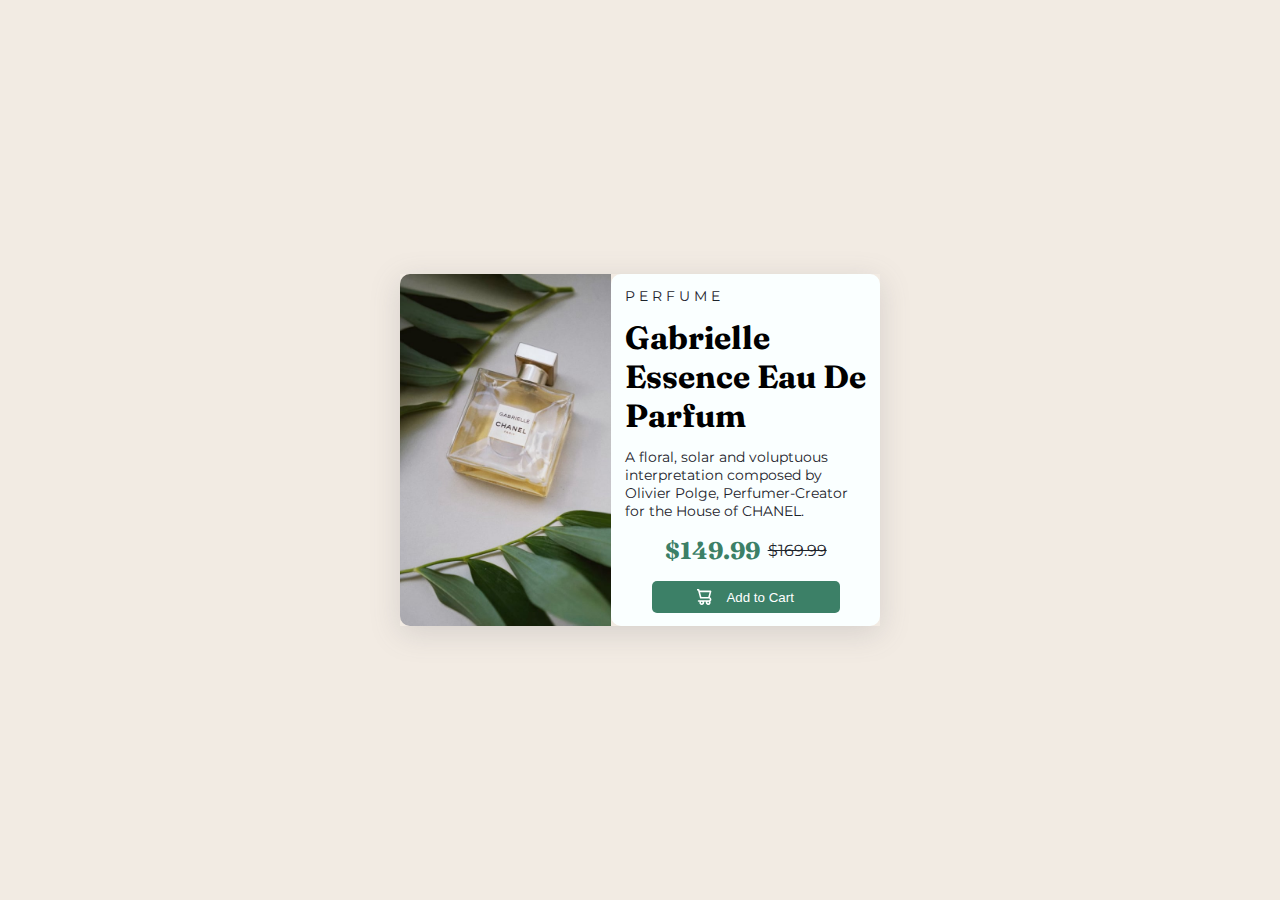
<file: index.html>
<!DOCTYPE html>
<html lang="en">
  <head>
    <meta charset="UTF-8" />
    <meta name="viewport" content="width=device-width, initial-scale=1.0" />
    <!-- displays site properly based on user's device -->

    <link
      rel="icon"
      type="image/png"
      sizes="32x32"
      href="./images/favicon-32x32.png"
    />
    <link rel="stylesheet" href="style.css" />
    <link rel="preconnect" href="https://fonts.googleapis.com" />
    <link rel="preconnect" href="https://fonts.gstatic.com" crossorigin />
    <link
      href="https://fonts.googleapis.com/css2?family=Fraunces:opsz,wght@9..144,700&family=Montserrat:wght@500;700&display=swap"
      rel="stylesheet"
    />

    <title>Product preview card component</title>
  </head>

  <body>
    <main>
      <div class="backgroundImage"></div>
      <section>
        <p>P E R F U M E</p>
        <h1>Gabrielle Essence Eau De Parfum</h1>
        <p>
          A floral, solar and voluptuous interpretation composed by Olivier
          Polge, Perfumer-Creator for the House of CHANEL.
        </p>
        <span>
          <h2>$149.99</h2>
          <s>$169.99</s>
        </span>
        <button class="contentBtn">
          <img src="./images//icon-cart.svg" alt="car" />
          Add to Cart
        </button>
      </section>
    </main>
  </body>
</html>
</file>
<file: style.css>
* {
  margin: 0px;
  padding: 0px;
  box-sizing: border-box;
}

:focus {
  outline: auto;
}

body {
  margin: 0 auto;
  border: solid transparent;
  max-width: 1440px;
  min-width: 375px;
  display: flex;
  align-items: center;
  justify-content: center;
  height: 100vh;
  background-color: var(--Cream);
}

p {
  font-size: 14px;
  color: var(--Verydarkblue);
}

:root {
  --Darkcyan: hsl(158, 36%, 37%);
  --Cream: hsl(30, 38%, 92%);

  --Verydarkblue: hsl(212, 21%, 14%);
  --Darkgrayishblue: hsl(228, 12%, 48%);
  --White: hsl(0, 0%, 100%);
  --backgroundSection: rgb(250, 255, 255);
  --styleFontsOne: "Fraunces", serif;
  --styleFontsTwo: "Montserrat", sans-serif;
}

main {
  border: none;
  display: flex;
  width: 30rem;
  box-shadow: rgba(100, 100, 111, 0.2) 0px 7px 29px 0px;
}

.backgroundImage {
  background-image: url("./images/image-product-desktop.jpg");
  height: 22rem;
  width: 40rem;
  background-position: center;
  background-repeat: no-repeat;
  background-size: cover;
  border-radius: 10px 0px 0px 10px;
}

section {
  display: flex;
  flex-direction: column;
  justify-content: space-evenly;
  align-items: center;
  background-color: var(--backgroundSection);
  border-radius: 10px;
}

section h1 {
  font-family: var(--styleFontsOne);
  width: 90%;
}

section p {
  font-family: var(--styleFontsTwo);
  width: 90%;
}

span {
  width: 100%;
  display: flex;
  align-items: center;
  justify-content: center;
  border: solid transparent;
  font-family: var(--styleFontsOne);
  color: var(--Darkcyan);
}

s {
  margin-left: 0.5rem;
  font-family: var(--styleFontsTwo);
  color: var(--Verydarkblue);
}

button {
  width: 70%;
  height: 2rem;
  border: none;
  border-radius: 5px;
  background-color: var(--Darkcyan);
  color: var(--White);
  cursor: pointer;
  transition: 1s;
  display: flex;
  justify-content: center;
  align-items: center;
}

button img {
  height: 16px;
  transition: 2s;
  padding-right: 14px;
}

button img:hover {
  transition: 2s;
  padding-right: 50%;
}

button:hover,
button:active {
  transition: 1s;
  width: 90%;
  background-color: var(--Verydarkblue);
}

@media only screen and (max-width: 507px) {
  main {
    flex-direction: column;
    justify-content: space-evenly;
    align-items: center;
    border: none;
    height: 35rem;
  }
  .backgroundImage {
    background-image: url("./images/image-product-mobile.jpg");
    height: 100%;
    width: 100%;
    background-position: center;
    background-repeat: no-repeat;
    background-size: cover;
    border-radius: 10px 10px 0px 0px;
  }
  body {
    margin: 0;
    padding: 1rem;
    height: 100%;
  }

  section {
    height: 100%;
  }
  span{
    margin-left: 2rem;
    justify-content: start;
  }
}
</file>
